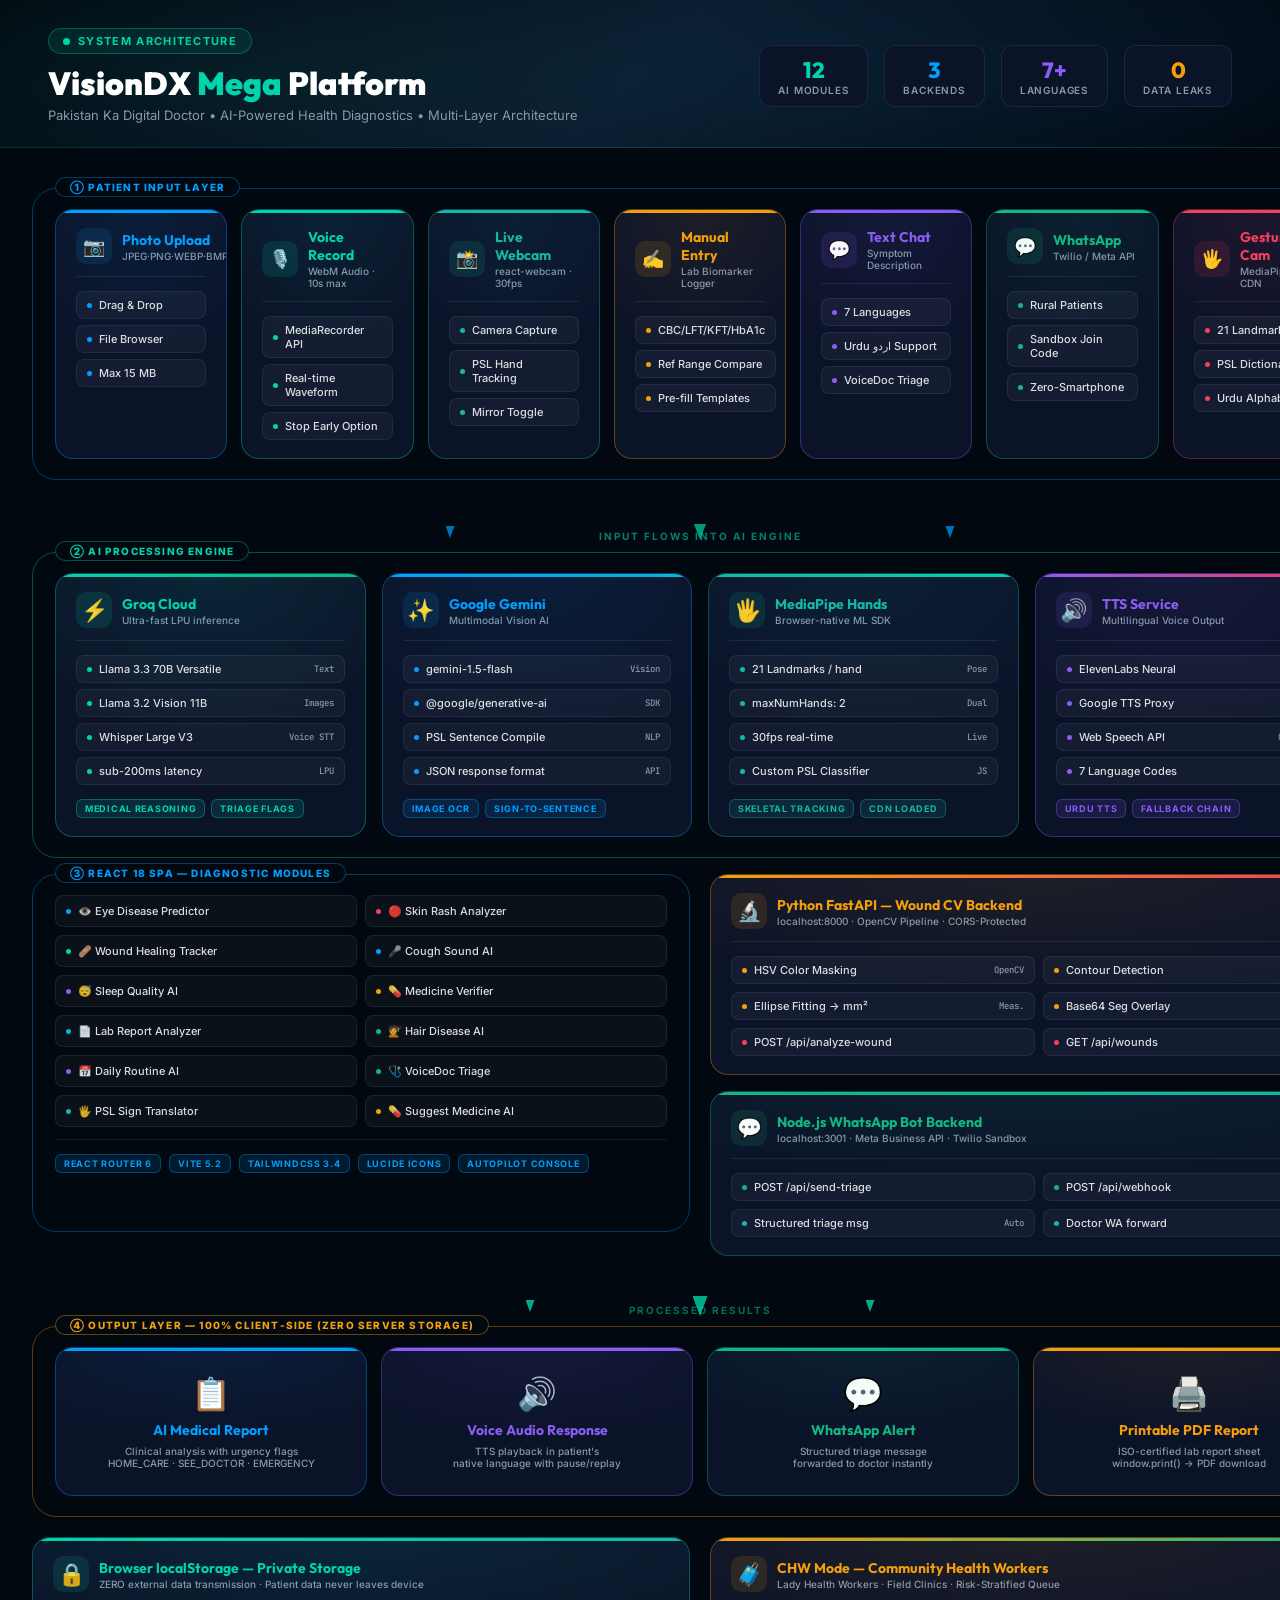
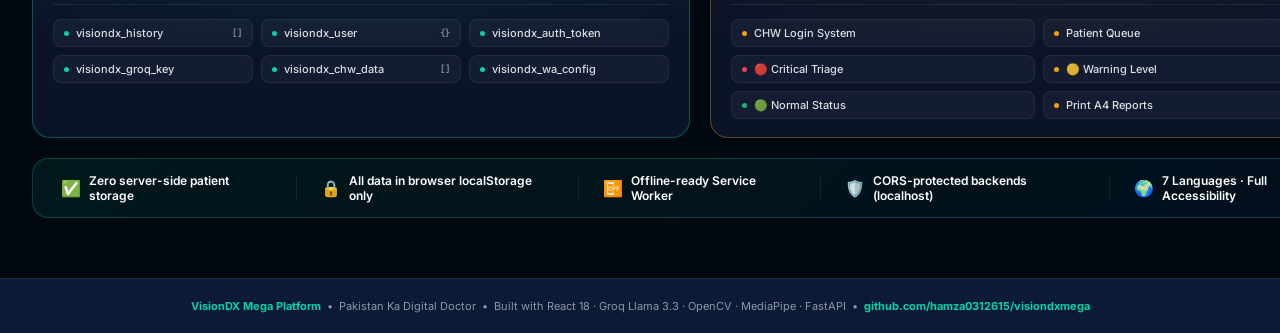
<file: architecture_diagram.html>
<!DOCTYPE html>
<html lang="en">
<head>
<meta charset="UTF-8"/>
<meta name="viewport" content="width=device-width,initial-scale=1.0"/>
<title>VisionDX Mega — System Architecture</title>
<style>
  @import url('https://fonts.googleapis.com/css2?family=Inter:wght@300;400;500;600;700;800;900&family=JetBrains+Mono:wght@400;600&family=Outfit:wght@400;600;700;800;900&display=swap');

  :root {
    --bg:         #020810;
    --card:       #0b1329;
    --card2:      #0d1a35;
    --green:      #00d4aa;
    --blue:       #009fff;
    --purple:     #8b5cf6;
    --amber:      #f59e0b;
    --rose:       #f43f5e;
    --teal:       #14b8a6;
    --emerald:    #10b981;
    --cyan:       #06b6d4;
    --white:      #ffffff;
    --muted:      #8899aa;
    --border:     rgba(255,255,255,0.08);
  }

  * { margin:0; padding:0; box-sizing:border-box; }

  body {
    background: var(--bg);
    font-family: 'Inter', sans-serif;
    color: var(--white);
    min-height: 100vh;
    overflow-x: auto;
  }

  /* ── TOP HEADER ── */
  .header {
    background: linear-gradient(135deg, #020810 0%, #0b1a2e 50%, #020810 100%);
    border-bottom: 1px solid rgba(0,212,170,0.2);
    padding: 28px 48px 24px;
    display: flex;
    align-items: center;
    justify-content: space-between;
    position: relative;
    overflow: hidden;
  }
  .header::before {
    content:'';
    position:absolute; inset:0;
    background: radial-gradient(ellipse 60% 100% at 20% 50%, rgba(0,212,170,0.07), transparent),
                radial-gradient(ellipse 40% 80% at 80% 50%, rgba(0,159,255,0.06), transparent);
  }
  .header-left { position:relative; z-index:2; }
  .header-badge {
    display:inline-flex; align-items:center; gap:8px;
    background: rgba(0,212,170,0.1);
    border: 1px solid rgba(0,212,170,0.3);
    border-radius: 100px;
    padding: 5px 14px;
    font-size: 11px; font-weight:700; letter-spacing:0.12em;
    color: var(--green); text-transform:uppercase;
    margin-bottom:12px;
  }
  .header-badge .dot { width:7px; height:7px; border-radius:50%; background:var(--green); animation:pulse 2s infinite; }
  .header-title { font-family:'Outfit',sans-serif; font-size:32px; font-weight:900; line-height:1.1; }
  .header-title span { color:var(--green); }
  .header-sub { font-size:13px; color:var(--muted); margin-top:6px; }
  .header-right { position:relative; z-index:2; display:flex; gap:16px; flex-wrap:wrap; }
  .stat-pill {
    background: var(--card);
    border: 1px solid var(--border);
    border-radius: 12px;
    padding: 10px 18px;
    text-align:center;
  }
  .stat-pill .num { font-family:'Outfit',sans-serif; font-size:22px; font-weight:800; }
  .stat-pill .lbl { font-size:10px; color:var(--muted); font-weight:600; text-transform:uppercase; letter-spacing:0.08em; }

  /* ── DIAGRAM CANVAS ── */
  .canvas {
    padding: 40px 32px 60px;
    position: relative;
    min-width: 1400px;
  }

  /* ── LAYER LABELS ── */
  .layer-label {
    font-size:10px; font-weight:800; letter-spacing:0.14em; text-transform:uppercase;
    display:flex; align-items:center; gap:8px;
    margin-bottom:14px;
  }
  .layer-label::after {
    content:''; flex:1; height:1px;
    background: linear-gradient(90deg, currentColor, transparent);
    opacity:0.3;
  }

  /* ── SECTION ROWS ── */
  .row { display:flex; gap:20px; align-items:flex-start; margin-bottom:28px; }
  .row-centered { align-items:center; }

  /* ── CARDS ── */
  .card {
    background: var(--card);
    border: 1px solid var(--border);
    border-radius: 18px;
    padding: 18px 20px;
    position: relative;
    overflow: hidden;
    transition: transform 0.3s, box-shadow 0.3s;
    flex-shrink:0;
  }
  .card:hover { transform: translateY(-3px); }
  .card::before {
    content:''; position:absolute; inset:0; border-radius:18px;
    background: radial-gradient(ellipse 80% 60% at 50% 0%, var(--glow,rgba(0,212,170,0.06)), transparent);
    pointer-events:none;
  }
  .card-accent { position:absolute; top:0; left:0; right:0; height:3px; border-radius:18px 18px 0 0; }

  .card-header {
    display:flex; align-items:center; gap:10px;
    margin-bottom:14px; padding-bottom:12px;
    border-bottom:1px solid var(--border);
  }
  .card-icon {
    width:36px; height:36px; border-radius:10px;
    display:flex; align-items:center; justify-content:center;
    font-size:18px; flex-shrink:0;
  }
  .card-title { font-family:'Outfit',sans-serif; font-size:14px; font-weight:700; }
  .card-sub { font-size:10px; color:var(--muted); font-weight:500; margin-top:1px; }

  /* ── CHIP ITEMS INSIDE CARDS ── */
  .chip-grid { display:grid; gap:6px; }
  .chip-grid-2 { grid-template-columns:1fr 1fr; }
  .chip {
    display:flex; align-items:center; gap:7px;
    background: rgba(255,255,255,0.04);
    border: 1px solid rgba(255,255,255,0.07);
    border-radius: 8px;
    padding: 6px 10px;
    font-size:11px; font-weight:500; color:rgba(255,255,255,0.85);
    transition: background 0.2s, border-color 0.2s;
  }
  .chip:hover { background:rgba(255,255,255,0.07); border-color:rgba(255,255,255,0.15); }
  .chip-dot { width:5px; height:5px; border-radius:50%; flex-shrink:0; }
  .chip em { font-style:normal; font-size:9px; color:var(--muted); font-family:'JetBrains Mono',monospace; margin-left:auto; }

  /* ── CONNECTOR SVG ── */
  .connector-layer {
    position:absolute; inset:0; pointer-events:none; overflow:visible;
  }

  /* ── ARROW LAYERS ── */
  .arrows-row {
    display:flex; justify-content:center; align-items:center;
    gap:40px; margin:0 0 20px; position:relative;
  }
  .arrow-down {
    display:flex; flex-direction:column; align-items:center; gap:3px;
    color:var(--muted); font-size:11px; font-weight:600; letter-spacing:0.05em;
  }
  .arrow-down .line {
    width:2px; height:36px;
    background: linear-gradient(180deg, transparent, var(--col,var(--green)) 50%, transparent);
    position:relative;
  }
  .arrow-down .line::after {
    content:''; position:absolute; bottom:-6px; left:50%; transform:translateX(-50%);
    border-left:5px solid transparent; border-right:5px solid transparent;
    border-top:8px solid var(--col,var(--green));
  }

  /* ── FLOW STRIP ── */
  .flow-strip {
    display:flex; align-items:stretch; gap:0;
    background: var(--card2);
    border: 1px solid var(--border);
    border-radius:16px;
    overflow:hidden;
    margin-bottom:24px;
    position:relative;
  }
  .flow-step {
    flex:1; padding:16px 14px;
    border-right:1px solid var(--border);
    position:relative; text-align:center;
  }
  .flow-step:last-child { border-right:none; }
  .flow-step::after {
    content:'›'; position:absolute; right:-10px; top:50%; transform:translateY(-50%);
    font-size:20px; color:var(--muted); z-index:2;
  }
  .flow-step:last-child::after { display:none; }
  .flow-step .fs-icon { font-size:22px; margin-bottom:6px; }
  .flow-step .fs-title { font-size:11px; font-weight:700; margin-bottom:3px; }
  .flow-step .fs-sub { font-size:9px; color:var(--muted); line-height:1.4; }

  /* ── HORIZONTAL CONNECTOR ── */
  .h-connector {
    display:flex; align-items:center; padding:0 6px; color:var(--muted);
    flex-shrink:0;
  }
  .h-connector svg { width:40px; height:24px; }

  /* ── SECTION WRAPPERS ── */
  .section { margin-bottom:10px; }
  .section-title {
    font-size:10px; font-weight:800; letter-spacing:0.14em; text-transform:uppercase;
    padding:6px 14px; border-radius:100px;
    display:inline-flex; align-items:center; gap:6px;
    margin-bottom:16px; border:1px solid;
  }

  /* ── LAYER WRAPPERS ── */
  .layer {
    border: 1px solid;
    border-radius: 24px;
    padding: 20px 22px;
    position:relative;
    margin-bottom:24px;
  }
  .layer-title {
    position:absolute; top:-12px; left:22px;
    font-size:10px; font-weight:800; letter-spacing:0.12em; text-transform:uppercase;
    padding:3px 14px; border-radius:100px;
    border:1px solid; background:var(--bg);
  }

  /* ── GRID LAYOUTS ── */
  .grid-3 { display:grid; grid-template-columns:repeat(3,1fr); gap:14px; }
  .grid-4 { display:grid; grid-template-columns:repeat(4,1fr); gap:14px; }
  .grid-2 { display:grid; grid-template-columns:repeat(2,1fr); gap:14px; }

  /* ── AI BADGE ── */
  .ai-badge {
    display:inline-flex; align-items:center; gap:5px;
    font-size:9px; font-weight:700; letter-spacing:0.08em;
    padding:3px 8px; border-radius:6px; text-transform:uppercase;
    border:1px solid; margin-top:4px;
  }

  /* ── OUTPUT BADGES ── */
  .output-grid { display:flex; flex-wrap:wrap; gap:8px; }
  .output-badge {
    display:flex; align-items:center; gap:6px;
    padding:8px 14px; border-radius:100px;
    font-size:11px; font-weight:600;
    border:1px solid; background:rgba(255,255,255,0.04);
    white-space:nowrap;
  }

  /* ── PRIVACY BANNER ── */
  .privacy-banner {
    display:flex; align-items:center; justify-content:center; gap:24px;
    background: linear-gradient(135deg, rgba(0,212,170,0.08), rgba(0,159,255,0.05));
    border: 1px solid rgba(0,212,170,0.25);
    border-radius: 16px;
    padding: 14px 28px;
    margin-top: 10px;
  }
  .privacy-item { display:flex; align-items:center; gap:8px; font-size:12px; font-weight:600; }
  .privacy-item .icon { font-size:16px; }
  .privacy-sep { width:1px; height:24px; background:var(--border); }

  /* ── ANIMATIONS ── */
  @keyframes pulse { 0%,100%{opacity:1} 50%{opacity:0.4} }
  @keyframes flow {
    0%{stroke-dashoffset:200} 100%{stroke-dashoffset:0}
  }
  @keyframes glow-pulse {
    0%,100%{box-shadow:0 0 0 rgba(0,212,170,0)} 50%{box-shadow:0 0 20px rgba(0,212,170,0.15)}
  }
  .card { animation: glow-pulse 4s ease-in-out infinite; }
  .card:nth-child(2) { animation-delay:0.8s; }
  .card:nth-child(3) { animation-delay:1.6s; }
  .card:nth-child(4) { animation-delay:2.4s; }

  .animated-line {
    stroke-dasharray:8 4;
    animation: flow 1.5s linear infinite;
  }

  /* ── FOOTER ── */
  .footer {
    text-align:center; padding:20px;
    border-top:1px solid var(--border);
    font-size:11px; color:var(--muted);
    background: var(--card2);
  }
  .footer strong { color:var(--green); }

  /* ─── COLOR UTILITY ─── */
  .c-green   { color:var(--green); }
  .c-blue    { color:var(--blue); }
  .c-purple  { color:var(--purple); }
  .c-amber   { color:var(--amber); }
  .c-rose    { color:var(--rose); }
  .c-teal    { color:var(--teal); }
  .c-emerald { color:var(--emerald); }
  .c-cyan    { color:var(--cyan); }

  .bg-green   { background:rgba(0,212,170,0.12); }
  .bg-blue    { background:rgba(0,159,255,0.12); }
  .bg-purple  { background:rgba(139,92,246,0.12); }
  .bg-amber   { background:rgba(245,158,11,0.12); }
  .bg-rose    { background:rgba(244,63,94,0.12); }
  .bg-teal    { background:rgba(20,184,166,0.12); }
  .bg-emerald { background:rgba(16,185,129,0.12); }

  .bd-green   { border-color:rgba(0,212,170,0.35) !important; }
  .bd-blue    { border-color:rgba(0,159,255,0.35) !important; }
  .bd-purple  { border-color:rgba(139,92,246,0.35) !important; }
  .bd-amber   { border-color:rgba(245,158,11,0.35) !important; }
  .bd-rose    { border-color:rgba(244,63,94,0.35) !important; }
  .bd-teal    { border-color:rgba(20,184,166,0.35) !important; }
  .bd-emerald { border-color:rgba(16,185,129,0.35) !important; }

  /* ── SVG ARROWS ── */
  .svg-arrows { position:relative; width:100%; height:60px; overflow:visible; }
  .arrow-path { fill:none; stroke-width:2; stroke-linecap:round; }

  /* ── TOOLTIP ── */
  .chip:hover::after {
    content: attr(data-tip);
    position:absolute; bottom:100%; left:50%; transform:translateX(-50%);
    background:#1e2d3d; border:1px solid var(--border); border-radius:8px;
    padding:4px 8px; font-size:10px; white-space:nowrap; z-index:100;
    pointer-events:none;
  }
  .chip { position:relative; }
</style>
</head>
<body>

<!-- ═══════════════ HEADER ═══════════════ -->
<div class="header">
  <div class="header-left">
    <div class="header-badge"><span class="dot"></span> System Architecture</div>
    <div class="header-title">VisionDX <span>Mega</span> Platform</div>
    <div class="header-sub">Pakistan Ka Digital Doctor • AI-Powered Health Diagnostics • Multi-Layer Architecture</div>
  </div>
  <div class="header-right">
    <div class="stat-pill"><div class="num c-green">12</div><div class="lbl">AI Modules</div></div>
    <div class="stat-pill"><div class="num c-blue">3</div><div class="lbl">Backends</div></div>
    <div class="stat-pill"><div class="num c-purple">7+</div><div class="lbl">Languages</div></div>
    <div class="stat-pill"><div class="num c-amber">0</div><div class="lbl">Data Leaks</div></div>
  </div>
</div>

<!-- ═══════════════ DIAGRAM ═══════════════ -->
<div class="canvas">

  <!-- ════ LAYER 1 — INPUT ════ -->
  <div class="layer bd-blue" style="--glow:rgba(0,159,255,0.08);">
    <div class="layer-title c-blue bd-blue" style="background:var(--bg);">① Patient Input Layer</div>
    <div class="grid-4" style="grid-template-columns:repeat(7,1fr);">

      <div class="card bd-blue" style="--glow:rgba(0,159,255,0.08);">
        <div class="card-accent" style="background:var(--blue);"></div>
        <div class="card-header">
          <div class="card-icon bg-blue">📷</div>
          <div><div class="card-title c-blue">Photo Upload</div><div class="card-sub">JPEG·PNG·WEBP·BMP</div></div>
        </div>
        <div class="chip-grid">
          <div class="chip"><span class="chip-dot" style="background:var(--blue);"></span>Drag & Drop</div>
          <div class="chip"><span class="chip-dot" style="background:var(--blue);"></span>File Browser</div>
          <div class="chip"><span class="chip-dot" style="background:var(--blue);"></span>Max 15 MB</div>
        </div>
      </div>

      <div class="card bd-green" style="--glow:rgba(0,212,170,0.08);">
        <div class="card-accent" style="background:var(--green);"></div>
        <div class="card-header">
          <div class="card-icon bg-green">🎙️</div>
          <div><div class="card-title c-green">Voice Record</div><div class="card-sub">WebM Audio · 10s max</div></div>
        </div>
        <div class="chip-grid">
          <div class="chip"><span class="chip-dot" style="background:var(--green);"></span>MediaRecorder API</div>
          <div class="chip"><span class="chip-dot" style="background:var(--green);"></span>Real-time Waveform</div>
          <div class="chip"><span class="chip-dot" style="background:var(--green);"></span>Stop Early Option</div>
        </div>
      </div>

      <div class="card bd-teal" style="--glow:rgba(20,184,166,0.08);">
        <div class="card-accent" style="background:var(--teal);"></div>
        <div class="card-header">
          <div class="card-icon bg-teal">📸</div>
          <div><div class="card-title c-teal">Live Webcam</div><div class="card-sub">react-webcam · 30fps</div></div>
        </div>
        <div class="chip-grid">
          <div class="chip"><span class="chip-dot" style="background:var(--teal);"></span>Camera Capture</div>
          <div class="chip"><span class="chip-dot" style="background:var(--teal);"></span>PSL Hand Tracking</div>
          <div class="chip"><span class="chip-dot" style="background:var(--teal);"></span>Mirror Toggle</div>
        </div>
      </div>

      <div class="card bd-amber" style="--glow:rgba(245,158,11,0.08);">
        <div class="card-accent" style="background:var(--amber);"></div>
        <div class="card-header">
          <div class="card-icon bg-amber">✍️</div>
          <div><div class="card-title c-amber">Manual Entry</div><div class="card-sub">Lab Biomarker Logger</div></div>
        </div>
        <div class="chip-grid">
          <div class="chip"><span class="chip-dot" style="background:var(--amber);"></span>CBC/LFT/KFT/HbA1c</div>
          <div class="chip"><span class="chip-dot" style="background:var(--amber);"></span>Ref Range Compare</div>
          <div class="chip"><span class="chip-dot" style="background:var(--amber);"></span>Pre-fill Templates</div>
        </div>
      </div>

      <div class="card bd-purple" style="--glow:rgba(139,92,246,0.08);">
        <div class="card-accent" style="background:var(--purple);"></div>
        <div class="card-header">
          <div class="card-icon bg-purple">💬</div>
          <div><div class="card-title c-purple">Text Chat</div><div class="card-sub">Symptom Description</div></div>
        </div>
        <div class="chip-grid">
          <div class="chip"><span class="chip-dot" style="background:var(--purple);"></span>7 Languages</div>
          <div class="chip"><span class="chip-dot" style="background:var(--purple);"></span>Urdu اردو Support</div>
          <div class="chip"><span class="chip-dot" style="background:var(--purple);"></span>VoiceDoc Triage</div>
        </div>
      </div>

      <div class="card bd-emerald" style="--glow:rgba(16,185,129,0.08);">
        <div class="card-accent" style="background:var(--emerald);"></div>
        <div class="card-header">
          <div class="card-icon bg-emerald">💬</div>
          <div><div class="card-title c-emerald">WhatsApp</div><div class="card-sub">Twilio / Meta API</div></div>
        </div>
        <div class="chip-grid">
          <div class="chip"><span class="chip-dot" style="background:var(--emerald);"></span>Rural Patients</div>
          <div class="chip"><span class="chip-dot" style="background:var(--emerald);"></span>Sandbox Join Code</div>
          <div class="chip"><span class="chip-dot" style="background:var(--emerald);"></span>Zero-Smartphone</div>
        </div>
      </div>

      <div class="card bd-rose" style="--glow:rgba(244,63,94,0.08);">
        <div class="card-accent" style="background:var(--rose);"></div>
        <div class="card-header">
          <div class="card-icon bg-rose">🖐️</div>
          <div><div class="card-title c-rose">Gesture Cam</div><div class="card-sub">MediaPipe Hands CDN</div></div>
        </div>
        <div class="chip-grid">
          <div class="chip"><span class="chip-dot" style="background:var(--rose);"></span>21 Landmarks</div>
          <div class="chip"><span class="chip-dot" style="background:var(--rose);"></span>PSL Dictionary</div>
          <div class="chip"><span class="chip-dot" style="background:var(--rose);"></span>Urdu Alphabets</div>
        </div>
      </div>

    </div>
  </div>

  <!-- DOWN ARROWS -->
  <div style="display:flex;justify-content:center;margin:-10px 0 10px;gap:8px;align-items:center;">
    <svg width="900" height="48" viewBox="0 0 900 48" style="overflow:visible;">
      <defs>
        <marker id="arr1" markerWidth="8" markerHeight="6" refX="4" refY="3" orient="auto">
          <polygon points="0 0, 8 3, 0 6" fill="rgba(0,212,170,0.7)"/>
        </marker>
        <marker id="arr2" markerWidth="8" markerHeight="6" refX="4" refY="3" orient="auto">
          <polygon points="0 0, 8 3, 0 6" fill="rgba(0,159,255,0.7)"/>
        </marker>
        <linearGradient id="lg1" x1="0%" y1="0%" x2="0%" y2="100%">
          <stop offset="0%" stop-color="rgba(0,212,170,0)" />
          <stop offset="100%" stop-color="rgba(0,212,170,0.7)" />
        </linearGradient>
        <linearGradient id="lg2" x1="0%" y1="0%" x2="0%" y2="100%">
          <stop offset="0%" stop-color="rgba(0,159,255,0)" />
          <stop offset="100%" stop-color="rgba(0,159,255,0.7)" />
        </linearGradient>
      </defs>
      <!-- Multiple downward arrows showing flow -->
      <line x1="450" y1="0" x2="450" y2="38" stroke="url(#lg1)" stroke-width="2" marker-end="url(#arr1)" class="animated-line" stroke-dasharray="6 3"/>
      <line x1="200" y1="0" x2="200" y2="38" stroke="url(#lg2)" stroke-width="1.5" marker-end="url(#arr2)" stroke-dasharray="4 3" class="animated-line"/>
      <line x1="700" y1="0" x2="700" y2="38" stroke="url(#lg2)" stroke-width="1.5" marker-end="url(#arr2)" stroke-dasharray="4 3" class="animated-line" style="animation-delay:0.5s"/>
      <text x="450" y="46" text-anchor="middle" fill="rgba(0,212,170,0.6)" font-size="10" font-family="Inter" font-weight="700" letter-spacing="2">INPUT FLOWS INTO AI ENGINE</text>
    </svg>
  </div>

  <!-- ════ LAYER 2 — AI ENGINE ════ -->
  <div class="layer bd-green" style="--glow:rgba(0,212,170,0.06); margin-bottom:16px;">
    <div class="layer-title c-green bd-green" style="background:var(--bg);">② AI Processing Engine</div>
    <div style="display:grid; grid-template-columns: 1fr 1fr 1fr 1fr; gap:16px;">

      <!-- Groq Llama -->
      <div class="card bd-green" style="--glow:rgba(0,212,170,0.1);">
        <div class="card-accent" style="background:linear-gradient(90deg,var(--green),var(--emerald));"></div>
        <div class="card-header">
          <div class="card-icon bg-green" style="font-size:22px;">⚡</div>
          <div>
            <div class="card-title c-green">Groq Cloud</div>
            <div class="card-sub">Ultra-fast LPU inference</div>
          </div>
        </div>
        <div class="chip-grid">
          <div class="chip"><span class="chip-dot" style="background:var(--green);"></span>Llama 3.3 70B Versatile<em>Text</em></div>
          <div class="chip"><span class="chip-dot" style="background:var(--green);"></span>Llama 3.2 Vision 11B<em>Images</em></div>
          <div class="chip"><span class="chip-dot" style="background:var(--green);"></span>Whisper Large V3<em>Voice STT</em></div>
          <div class="chip"><span class="chip-dot" style="background:var(--green);"></span>sub-200ms latency<em>LPU</em></div>
        </div>
        <div style="margin-top:10px; display:flex; gap:6px; flex-wrap:wrap;">
          <span class="ai-badge c-green bd-green bg-green">Medical Reasoning</span>
          <span class="ai-badge c-green bd-green bg-green">Triage Flags</span>
        </div>
      </div>

      <!-- Gemini -->
      <div class="card bd-blue" style="--glow:rgba(0,159,255,0.08);">
        <div class="card-accent" style="background:linear-gradient(90deg,var(--blue),var(--cyan));"></div>
        <div class="card-header">
          <div class="card-icon bg-blue" style="font-size:22px;">✨</div>
          <div>
            <div class="card-title c-blue">Google Gemini</div>
            <div class="card-sub">Multimodal Vision AI</div>
          </div>
        </div>
        <div class="chip-grid">
          <div class="chip"><span class="chip-dot" style="background:var(--blue);"></span>gemini-1.5-flash<em>Vision</em></div>
          <div class="chip"><span class="chip-dot" style="background:var(--blue);"></span>@google/generative-ai<em>SDK</em></div>
          <div class="chip"><span class="chip-dot" style="background:var(--blue);"></span>PSL Sentence Compile<em>NLP</em></div>
          <div class="chip"><span class="chip-dot" style="background:var(--blue);"></span>JSON response format<em>API</em></div>
        </div>
        <div style="margin-top:10px; display:flex; gap:6px; flex-wrap:wrap;">
          <span class="ai-badge c-blue bd-blue bg-blue">Image OCR</span>
          <span class="ai-badge c-blue bd-blue bg-blue">Sign-to-Sentence</span>
        </div>
      </div>

      <!-- MediaPipe -->
      <div class="card bd-teal" style="--glow:rgba(20,184,166,0.08);">
        <div class="card-accent" style="background:linear-gradient(90deg,var(--teal),var(--green));"></div>
        <div class="card-header">
          <div class="card-icon bg-teal" style="font-size:22px;">🖐️</div>
          <div>
            <div class="card-title c-teal">MediaPipe Hands</div>
            <div class="card-sub">Browser-native ML SDK</div>
          </div>
        </div>
        <div class="chip-grid">
          <div class="chip"><span class="chip-dot" style="background:var(--teal);"></span>21 Landmarks / hand<em>Pose</em></div>
          <div class="chip"><span class="chip-dot" style="background:var(--teal);"></span>maxNumHands: 2<em>Dual</em></div>
          <div class="chip"><span class="chip-dot" style="background:var(--teal);"></span>30fps real-time<em>Live</em></div>
          <div class="chip"><span class="chip-dot" style="background:var(--teal);"></span>Custom PSL Classifier<em>JS</em></div>
        </div>
        <div style="margin-top:10px; display:flex; gap:6px; flex-wrap:wrap;">
          <span class="ai-badge c-teal bd-teal bg-teal">Skeletal Tracking</span>
          <span class="ai-badge c-teal bd-teal bg-teal">CDN Loaded</span>
        </div>
      </div>

      <!-- ElevenLabs TTS -->
      <div class="card bd-purple" style="--glow:rgba(139,92,246,0.08);">
        <div class="card-accent" style="background:linear-gradient(90deg,var(--purple),var(--rose));"></div>
        <div class="card-header">
          <div class="card-icon bg-purple" style="font-size:22px;">🔊</div>
          <div>
            <div class="card-title c-purple">TTS Service</div>
            <div class="card-sub">Multilingual Voice Output</div>
          </div>
        </div>
        <div class="chip-grid">
          <div class="chip"><span class="chip-dot" style="background:var(--purple);"></span>ElevenLabs Neural<em>Tier 1</em></div>
          <div class="chip"><span class="chip-dot" style="background:var(--purple);"></span>Google TTS Proxy<em>Tier 2</em></div>
          <div class="chip"><span class="chip-dot" style="background:var(--purple);"></span>Web Speech API<em>Offline</em></div>
          <div class="chip"><span class="chip-dot" style="background:var(--purple);"></span>7 Language Codes<em>Multi</em></div>
        </div>
        <div style="margin-top:10px; display:flex; gap:6px; flex-wrap:wrap;">
          <span class="ai-badge c-purple bd-purple bg-purple">Urdu TTS</span>
          <span class="ai-badge c-purple bd-purple bg-purple">Fallback Chain</span>
        </div>
      </div>

    </div>
  </div>

  <!-- HORIZONTAL SPLIT — React SPA + Backend Services -->
  <div style="display:grid; grid-template-columns:1fr 1fr; gap:20px; margin-bottom:20px;">

    <!-- ════ REACT FRONTEND SPA ════ -->
    <div class="layer bd-blue" style="border-color:rgba(0,159,255,0.3);">
      <div class="layer-title c-blue bd-blue" style="background:var(--bg);">③ React 18 SPA — Diagnostic Modules</div>
      <div class="grid-2" style="gap:8px;">
        <div class="chip" style="padding:8px 10px;"><span class="chip-dot" style="background:var(--blue);"></span>👁️ Eye Disease Predictor</div>
        <div class="chip" style="padding:8px 10px;"><span class="chip-dot" style="background:var(--rose);"></span>🔴 Skin Rash Analyzer</div>
        <div class="chip" style="padding:8px 10px;"><span class="chip-dot" style="background:var(--green);"></span>🩹 Wound Healing Tracker</div>
        <div class="chip" style="padding:8px 10px;"><span class="chip-dot" style="background:var(--blue);"></span>🎤 Cough Sound AI</div>
        <div class="chip" style="padding:8px 10px;"><span class="chip-dot" style="background:var(--purple);"></span>😴 Sleep Quality AI</div>
        <div class="chip" style="padding:8px 10px;"><span class="chip-dot" style="background:var(--amber);"></span>💊 Medicine Verifier</div>
        <div class="chip" style="padding:8px 10px;"><span class="chip-dot" style="background:var(--cyan);"></span>📄 Lab Report Analyzer</div>
        <div class="chip" style="padding:8px 10px;"><span class="chip-dot" style="background:var(--emerald);"></span>💇 Hair Disease AI</div>
        <div class="chip" style="padding:8px 10px;"><span class="chip-dot" style="background:var(--purple);"></span>📅 Daily Routine AI</div>
        <div class="chip" style="padding:8px 10px;"><span class="chip-dot" style="background:var(--emerald);"></span>🩺 VoiceDoc Triage</div>
        <div class="chip" style="padding:8px 10px;"><span class="chip-dot" style="background:var(--teal);"></span>🖐️ PSL Sign Translator</div>
        <div class="chip" style="padding:8px 10px;"><span class="chip-dot" style="background:var(--amber);"></span>💊 Suggest Medicine AI</div>
      </div>
      <div style="margin-top:12px; display:flex; gap:8px; flex-wrap:wrap; padding-top:10px; border-top:1px solid var(--border);">
        <span class="ai-badge c-blue bd-blue bg-blue">React Router 6</span>
        <span class="ai-badge c-blue bd-blue bg-blue">Vite 5.2</span>
        <span class="ai-badge c-blue bd-blue bg-blue">TailwindCSS 3.4</span>
        <span class="ai-badge c-blue bd-blue bg-blue">Lucide Icons</span>
        <span class="ai-badge c-blue bd-blue bg-blue">Autopilot Console</span>
      </div>
    </div>

    <!-- ════ BACKEND SERVICES ════ -->
    <div style="display:flex; flex-direction:column; gap:16px;">

      <!-- FastAPI CV Backend -->
      <div class="card bd-amber" style="--glow:rgba(245,158,11,0.08);">
        <div class="card-accent" style="background:linear-gradient(90deg,var(--amber),var(--rose));"></div>
        <div class="card-header">
          <div class="card-icon bg-amber" style="font-size:20px;">🔬</div>
          <div>
            <div class="card-title c-amber">Python FastAPI — Wound CV Backend</div>
            <div class="card-sub">localhost:8000 · OpenCV Pipeline · CORS-Protected</div>
          </div>
        </div>
        <div style="display:grid; grid-template-columns:1fr 1fr; gap:8px;">
          <div class="chip"><span class="chip-dot" style="background:var(--amber);"></span>HSV Color Masking<em>OpenCV</em></div>
          <div class="chip"><span class="chip-dot" style="background:var(--amber);"></span>Contour Detection<em>CV2</em></div>
          <div class="chip"><span class="chip-dot" style="background:var(--amber);"></span>Ellipse Fitting → mm²<em>Meas.</em></div>
          <div class="chip"><span class="chip-dot" style="background:var(--amber);"></span>Base64 Seg Overlay<em>PNG</em></div>
          <div class="chip"><span class="chip-dot" style="background:var(--rose);"></span>POST /api/analyze-wound</div>
          <div class="chip"><span class="chip-dot" style="background:var(--rose);"></span>GET /api/wounds</div>
        </div>
      </div>

      <!-- WhatsApp Backend -->
      <div class="card bd-emerald" style="--glow:rgba(16,185,129,0.08);">
        <div class="card-accent" style="background:linear-gradient(90deg,var(--emerald),var(--teal));"></div>
        <div class="card-header">
          <div class="card-icon bg-emerald" style="font-size:20px;">💬</div>
          <div>
            <div class="card-title c-emerald">Node.js WhatsApp Bot Backend</div>
            <div class="card-sub">localhost:3001 · Meta Business API · Twilio Sandbox</div>
          </div>
        </div>
        <div style="display:grid; grid-template-columns:1fr 1fr; gap:8px;">
          <div class="chip"><span class="chip-dot" style="background:var(--emerald);"></span>POST /api/send-triage</div>
          <div class="chip"><span class="chip-dot" style="background:var(--emerald);"></span>POST /api/webhook</div>
          <div class="chip"><span class="chip-dot" style="background:var(--teal);"></span>Structured triage msg<em>Auto</em></div>
          <div class="chip"><span class="chip-dot" style="background:var(--teal);"></span>Doctor WA forward<em>Alert</em></div>
        </div>
      </div>

    </div>
  </div>

  <!-- DOWN ARROWS to Output -->
  <div style="display:flex;justify-content:center;margin:-4px 0 10px;">
    <svg width="700" height="44" viewBox="0 0 700 44" style="overflow:visible;">
      <defs>
        <marker id="arr3" markerWidth="8" markerHeight="6" refX="4" refY="3" orient="auto">
          <polygon points="0 0, 8 3, 0 6" fill="rgba(0,212,170,0.8)"/>
        </marker>
        <linearGradient id="lg3" x1="0%" y1="0%" x2="0%" y2="100%">
          <stop offset="0%" stop-color="rgba(0,212,170,0)" />
          <stop offset="100%" stop-color="rgba(0,212,170,0.8)" />
        </linearGradient>
      </defs>
      <line x1="350" y1="0" x2="350" y2="34" stroke="url(#lg3)" stroke-width="2.5" marker-end="url(#arr3)" class="animated-line" stroke-dasharray="6 3"/>
      <line x1="180" y1="0" x2="180" y2="34" stroke="url(#lg3)" stroke-width="1.5" marker-end="url(#arr3)" class="animated-line" stroke-dasharray="4 3" style="animation-delay:0.3s"/>
      <line x1="520" y1="0" x2="520" y2="34" stroke="url(#lg3)" stroke-width="1.5" marker-end="url(#arr3)" class="animated-line" stroke-dasharray="4 3" style="animation-delay:0.6s"/>
      <text x="350" y="42" text-anchor="middle" fill="rgba(0,212,170,0.5)" font-size="10" font-family="Inter" font-weight="700" letter-spacing="2">PROCESSED RESULTS</text>
    </svg>
  </div>

  <!-- ════ LAYER 4 — OUTPUT ════ -->
  <div class="layer bd-amber" style="border-color:rgba(245,158,11,0.3); margin-bottom:20px;">
    <div class="layer-title c-amber" style="border-color:rgba(245,158,11,0.4); background:var(--bg);">④ Output Layer — 100% Client-Side (Zero Server Storage)</div>
    <div style="display:grid; grid-template-columns:repeat(4,1fr); gap:14px;">

      <div class="card bd-blue" style="--glow:rgba(0,159,255,0.08);">
        <div class="card-accent" style="background:var(--blue);"></div>
        <div style="text-align:center; padding:8px 0;">
          <div style="font-size:32px; margin-bottom:8px;">📋</div>
          <div class="card-title c-blue" style="margin-bottom:6px;">AI Medical Report</div>
          <div class="card-sub" style="text-align:center;">Clinical analysis with urgency flags<br>HOME_CARE · SEE_DOCTOR · EMERGENCY</div>
        </div>
      </div>

      <div class="card bd-purple" style="--glow:rgba(139,92,246,0.08);">
        <div class="card-accent" style="background:var(--purple);"></div>
        <div style="text-align:center; padding:8px 0;">
          <div style="font-size:32px; margin-bottom:8px;">🔊</div>
          <div class="card-title c-purple" style="margin-bottom:6px;">Voice Audio Response</div>
          <div class="card-sub" style="text-align:center;">TTS playback in patient's<br>native language with pause/replay</div>
        </div>
      </div>

      <div class="card bd-emerald" style="--glow:rgba(16,185,129,0.08);">
        <div class="card-accent" style="background:var(--emerald);"></div>
        <div style="text-align:center; padding:8px 0;">
          <div style="font-size:32px; margin-bottom:8px;">💬</div>
          <div class="card-title c-emerald" style="margin-bottom:6px;">WhatsApp Alert</div>
          <div class="card-sub" style="text-align:center;">Structured triage message<br>forwarded to doctor instantly</div>
        </div>
      </div>

      <div class="card bd-amber" style="--glow:rgba(245,158,11,0.08);">
        <div class="card-accent" style="background:var(--amber);"></div>
        <div style="text-align:center; padding:8px 0;">
          <div style="font-size:32px; margin-bottom:8px;">🖨️</div>
          <div class="card-title c-amber" style="margin-bottom:6px;">Printable PDF Report</div>
          <div class="card-sub" style="text-align:center;">ISO-certified lab report sheet<br>window.print() → PDF download</div>
        </div>
      </div>

    </div>
  </div>

  <!-- ════ STORAGE LAYER ════ -->
  <div style="display:grid; grid-template-columns:1fr 1fr; gap:20px; margin-bottom:20px;">

    <!-- localStorage -->
    <div class="card bd-green" style="--glow:rgba(0,212,170,0.1);">
      <div class="card-accent" style="background:linear-gradient(90deg,var(--green),var(--teal));"></div>
      <div class="card-header">
        <div class="card-icon bg-green" style="font-size:22px;">🔒</div>
        <div>
          <div class="card-title c-green">Browser localStorage — Private Storage</div>
          <div class="card-sub">ZERO external data transmission · Patient data never leaves device</div>
        </div>
      </div>
      <div style="display:grid; grid-template-columns:1fr 1fr 1fr; gap:8px;">
        <div class="chip"><span class="chip-dot" style="background:var(--green);"></span>visiondx_history<em>[]</em></div>
        <div class="chip"><span class="chip-dot" style="background:var(--green);"></span>visiondx_user<em>{}</em></div>
        <div class="chip"><span class="chip-dot" style="background:var(--green);"></span>visiondx_auth_token</div>
        <div class="chip"><span class="chip-dot" style="background:var(--green);"></span>visiondx_groq_key</div>
        <div class="chip"><span class="chip-dot" style="background:var(--green);"></span>visiondx_chw_data<em>[]</em></div>
        <div class="chip"><span class="chip-dot" style="background:var(--green);"></span>visiondx_wa_config</div>
      </div>
    </div>

    <!-- CHW Mode -->
    <div class="card bd-amber" style="--glow:rgba(245,158,11,0.08);">
      <div class="card-accent" style="background:linear-gradient(90deg,var(--amber),var(--emerald));"></div>
      <div class="card-header">
        <div class="card-icon bg-amber" style="font-size:22px;">🧳</div>
        <div>
          <div class="card-title c-amber">CHW Mode — Community Health Workers</div>
          <div class="card-sub">Lady Health Workers · Field Clinics · Risk-Stratified Queue</div>
        </div>
      </div>
      <div style="display:grid; grid-template-columns:1fr 1fr; gap:8px;">
        <div class="chip"><span class="chip-dot" style="background:var(--amber);"></span>CHW Login System</div>
        <div class="chip"><span class="chip-dot" style="background:var(--amber);"></span>Patient Queue</div>
        <div class="chip"><span class="chip-dot" style="background:var(--rose);"></span>🔴 Critical Triage</div>
        <div class="chip"><span class="chip-dot" style="background:var(--amber);"></span>🟡 Warning Level</div>
        <div class="chip"><span class="chip-dot" style="background:var(--emerald);"></span>🟢 Normal Status</div>
        <div class="chip"><span class="chip-dot" style="background:var(--amber);"></span>Print A4 Reports</div>
      </div>
    </div>

  </div>

  <!-- ════ PRIVACY BANNER ════ -->
  <div class="privacy-banner">
    <div class="privacy-item"><span class="icon">✅</span><span>Zero server-side patient storage</span></div>
    <div class="privacy-sep"></div>
    <div class="privacy-item"><span class="icon">🔒</span><span>All data in browser localStorage only</span></div>
    <div class="privacy-sep"></div>
    <div class="privacy-item"><span class="icon">📴</span><span>Offline-ready Service Worker</span></div>
    <div class="privacy-sep"></div>
    <div class="privacy-item"><span class="icon">🛡️</span><span>CORS-protected backends (localhost)</span></div>
    <div class="privacy-sep"></div>
    <div class="privacy-item"><span class="icon">🌍</span><span>7 Languages · Full Accessibility</span></div>
  </div>

</div>

<!-- ═══════════════ FOOTER ═══════════════ -->
<div class="footer">
  <strong>VisionDX Mega Platform</strong> &nbsp;•&nbsp; Pakistan Ka Digital Doctor &nbsp;•&nbsp;
  Built with React 18 · Groq Llama 3.3 · OpenCV · MediaPipe · FastAPI &nbsp;•&nbsp;
  <strong>github.com/hamza0312615/visiondxmega</strong>
</div>

</body>
</html>
</file>
